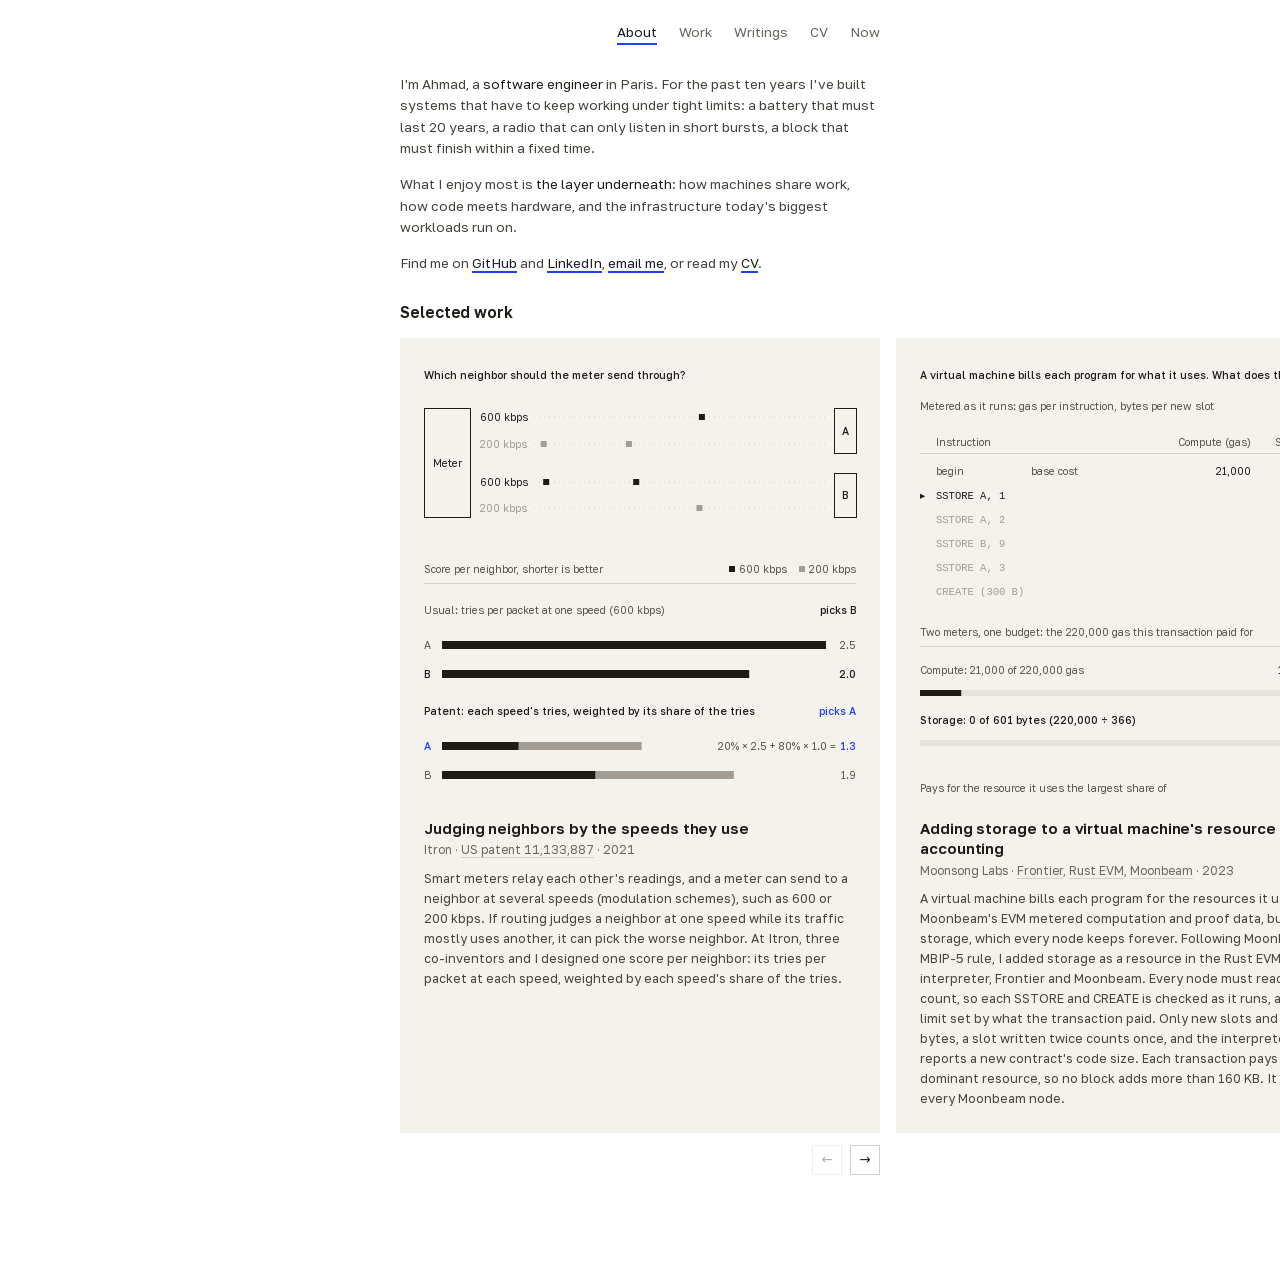
<file: index.html>
<!doctype html>
<html lang="en">
<head>
    <meta charset="utf-8">
    <meta name="viewport" content="width=device-width, initial-scale=1">
    <title>Ahmad Kaouk</title>
    <meta name="description" content="Software engineer in Paris building distributed systems and low-level software, mostly in Rust and C++.">
    <meta name="color-scheme" content="light">
    <meta name="theme-color" content="#ffffff">
    <link rel="canonical" href="https://ahmadkaouk.com/">

    <meta property="og:type" content="website">
    <meta property="og:title" content="Ahmad Kaouk">
    <meta property="og:description" content="Software engineer in Paris building distributed systems and low-level software.">
    <meta property="og:url" content="https://ahmadkaouk.com/">
    <meta name="twitter:card" content="summary">

    <link rel="preload" href="/assets/fonts/golos-text-variable.woff2" as="font" type="font/woff2" crossorigin>
    <link rel="stylesheet" href="style.css">
    <script src="viz.js" defer></script>
    <script src="https://cloud.umami.is/script.js" data-website-id="b6c5f978-f333-42b8-95bb-e8717bc152d0" data-domains="ahmadkaouk.com" defer></script>
</head>
<body>
    <header class="top">
        <div class="top-inner">
            <nav class="nav" aria-label="Sections">
                <a href="./" aria-current="page">About</a>
                <a href="work.html">Work</a>
                <a href="writings.html">Writings</a>
                <a href="/assets/ahmad-kaouk-cv.pdf" data-umami-event="cv">CV</a>
                <a href="now.html">Now</a>
            </nav>
        </div>
    </header>

    <main class="page">
        <h1 class="sr-only">Ahmad Kaouk</h1>
        <section class="intro" id="about" aria-label="About">
            <div class="lead">
                <p>I'm Ahmad, a <span class="ink">software engineer</span> in Paris. For the past ten years I've built systems that have to keep working under tight limits: a battery that must last 20 years, a radio that can only listen in short bursts, a block that must finish within a fixed time.</p>
                <p>What I enjoy most is <span class="ink">the layer underneath</span>: how machines share work, how code meets hardware, and the infrastructure today's biggest workloads run on.</p>
                <p>Find me on <a href="https://github.com/ahmadkaouk" data-umami-event="github">GitHub</a> and <a href="https://www.linkedin.com/in/ahmad-kaouk/" data-umami-event="linkedin">LinkedIn</a>, <a href="mailto:ahmadkaouk.93@gmail.com" data-umami-event="email">email me</a>, or read my <a href="/assets/ahmad-kaouk-cv.pdf" data-umami-event="cv">CV</a>.</p>
            </div>
        </section>

        <section id="work" aria-labelledby="work-title">
            <h2 id="work-title">Selected work</h2>
            <div class="pieces" tabindex="0" aria-label="Selected work, scrolls sideways">

            <article class="piece wide" id="work-linkq">
                <canvas id="linkq" role="img" aria-label="Which neighbor should the meter send through? The meter has links to neighbors A and B, each carrying packets at 600 kbps and 200 kbps; lost packets are marked and sent again. Most of A's packets go at 200 kbps and get through first time; B's are split between the two speeds. A bar chart of each neighbor's score, shorter is better: the usual way, tries per packet at one speed (600 kbps), gives A 2.5 and B 2.0, so it picks B. The patented way weights each speed's tries by its share of the tries: A scores 20% times 2.5 plus 80% times 1.0, which is 1.3, and B 1.9, so it picks A."></canvas>
                <div class="piece-text">
                    <div class="line"><h3 class="name">Judging neighbors by the speeds they use</h3><span class="meta">Itron · <a href="https://patents.google.com/patent/US11133887B2/en">US patent 11,133,887</a> · 2021</span></div>
                    <p>Smart meters relay each other's readings, and a meter can send to a neighbor at several speeds (modulation schemes), such as 600 or 200 kbps. If routing judges a neighbor at one speed while its traffic mostly uses another, it can pick the worse neighbor. At Itron, three co-inventors and I designed one score per neighbor: its tries per packet at each speed, weighted by each speed's share of the tries.</p>
                </div>
            </article>

            <article class="piece wide" id="work-storage">
                <canvas id="storage" role="img" aria-label="A virtual machine bills each program for what it uses. What does this one use? It is metered as it runs, identically on every node: gas for each instruction, bytes for each new slot or contract. The instructions, with compute in gas and storage in bytes: begin the transaction, 21,000 gas; SSTORE A, 1 writes a new slot, 22,100 gas and 116 bytes; SSTORE A, 2 writes A again, 100 gas and no new bytes, already counted; SSTORE B, 9 writes B, which existed, 5,000 gas and no new bytes; SSTORE A, 3, 100 gas; CREATE with 300 bytes of code, 92,000 gas and 412 bytes with its metadata. Two meters share one budget, the 220,000 gas paid: compute used 140,300 of 220,000 gas, 64% of its limit; storage used 528 of 601 bytes, 88% of its limit. The transaction pays for its dominant resource, storage: 528 bytes times 366 is 193,248 gas, not 140,300. Click to replay."></canvas>
                <div class="piece-text">
                    <div class="line"><h3 class="name">Adding storage to a virtual machine's resource accounting</h3><span class="meta">Moonsong Labs · <a href="https://github.com/polkadot-evm/frontier/pull/1142">Frontier</a>, <a href="https://github.com/rust-ethereum/evm/pull/173">Rust EVM</a>, <a href="https://github.com/moonbeam-foundation/moonbeam/pull/2452">Moonbeam</a> · 2023</span></div>
                    <p>A virtual machine bills each program for the resources it uses. Moonbeam's EVM metered computation and proof data, but not storage, which every node keeps forever. Following Moonbeam's MBIP-5 rule, I added storage as a resource in the Rust EVM interpreter, Frontier and Moonbeam. Every node must reach the same count, so each SSTORE and CREATE is checked as it runs, against a limit set by what the transaction paid. Only new slots and code add bytes, a slot written twice counts once, and the interpreter now reports a new contract's code size. Each transaction pays for its dominant resource, so no block adds more than 160 KB. It runs on every Moonbeam node.</p>
                </div>
            </article>

            <article class="piece wide" id="work-battery">
                <canvas id="battery" role="img" aria-label="How a meter on a 20-year battery still passes its readings along. Rows show the route from a meter through two battery-powered relays to a mains-powered collector that always listens, over 12 seconds. Battery radios sleep and wake briefly to listen on a schedule; a reading waits until the next hop listens, goes out on that window's radio channel, and if the frame is lost it is retried at the following window. Below, three wake intervals compared, assuming nothing is lost: waking every 0.25 seconds means listening 4% of the time with an average delay of 0.25 seconds; every second, 1% and 1 second; every 4 seconds, 0.25% and 4 seconds. Click an interval, or use the up and down arrow keys, to show it."></canvas>
                <div class="piece-text">
                    <div class="line"><h3 class="name">Make it last 20 years</h3><span class="meta">Itron · 2018–2020</span></div>
                    <p>Battery-powered meters, like water and gas meters, have to run for 20 years on one battery, so their radio sleeps almost all the time and wakes only for short, scheduled listening windows. At Itron I developed, in C++, the firmware's RPL routing and parent selection, frequency hopping, retransmissions, and the scheduled wake-ups and receive windows that keep idle listening low.</p>
                </div>
            </article>

            <article class="piece wide" id="work-qam">
                <canvas id="speeds" role="img" aria-label="Which speed should the meter send at? A meter sends to a neighbor on a 25 kbps lane, its preferred speed; at 25 kbps the same reading spends 24 times as long on air as at 600 kbps. The estimated signal margin at 600 kbps starts below what that speed needs, so there are no tests. As the signal improves, the meter tests 600 kbps on 1% of packets per dB of margin: an early test is lost, a later one gets through, the meter keeps using 600 kbps while its packets arrive, and it becomes the preferred speed. A chart of the speed in use over time shows the usual rule staying at 25 kbps, while the patent's rule moves up to 600 kbps."></canvas>
                <div class="piece-text">
                    <div class="line"><h3 class="name">Trying faster speeds now and then</h3><span class="meta">Itron · <a href="https://patents.google.com/patent/US10833910B1/en">US patent 10,833,910</a> · 2020</span></div>
                    <p>A meter's radio sends at the speed that has worked best so far. Once one speed is preferred, the faster ones stop being tried, so the radio may never learn that one would now work. Six co-inventors and I patented the fix: send an occasional real packet at a faster speed, more often when the signal seems to have room to spare, and keep using that speed while its packets get through. At a faster speed, each reading spends less time on air.</p>
                </div>
            </article>

            <article class="piece wide" id="work-diffusion">
                <canvas id="diffusion" role="img" aria-label="Who should get the restaurant offer first? The same crowd of phones twice, each phone shaded by how interested its owner is in the offer. On the left, the usual rule picks the three best-connected phones, which sit in a busy crowd that mostly does not care: the offer reaches 5 of 17 interested people. On the right, the paper's rule picks the phones whose neighbors care most: the offer reaches 11 of 17. Below, the paper's simulation results for the share of users' interest reached: in a dense crowd, 57% for the best-connected phones and 66% for the paper's rule; on city streets, 41% and 52%. Click to replay."></canvas>
                <div class="piece-text">
                    <div class="line"><h3 class="name">Picking who spreads an offer</h3><span class="meta">IRIT, Toulouse · <a href="https://ieeexplore.ieee.org/document/7925787">IEEE WCNC 2017</a></span></div>
                    <p>A server can spread an offer cheaply by sending it to a few seed phones, which pass it to phones nearby over Wi-Fi. Picking the best-connected phones, the usual choice, reaches many people who don't care. In my master's research I modelled who cares about each topic on top of who is in radio range, and compared seed picks in simulation: phones whose neighbors care most reached 9 to 11 percentage points more of users' interest. It became a paper with my supervisors.</p>
                </div>
            </article>
            </div>
            <div class="scroller-nav" aria-label="Scroll work">
                <button type="button" data-dir="-1" aria-label="Previous">←</button>
                <button type="button" data-dir="1" aria-label="Next">→</button>
            </div>
        </section>
    </main>
</body>
</html>
</file>
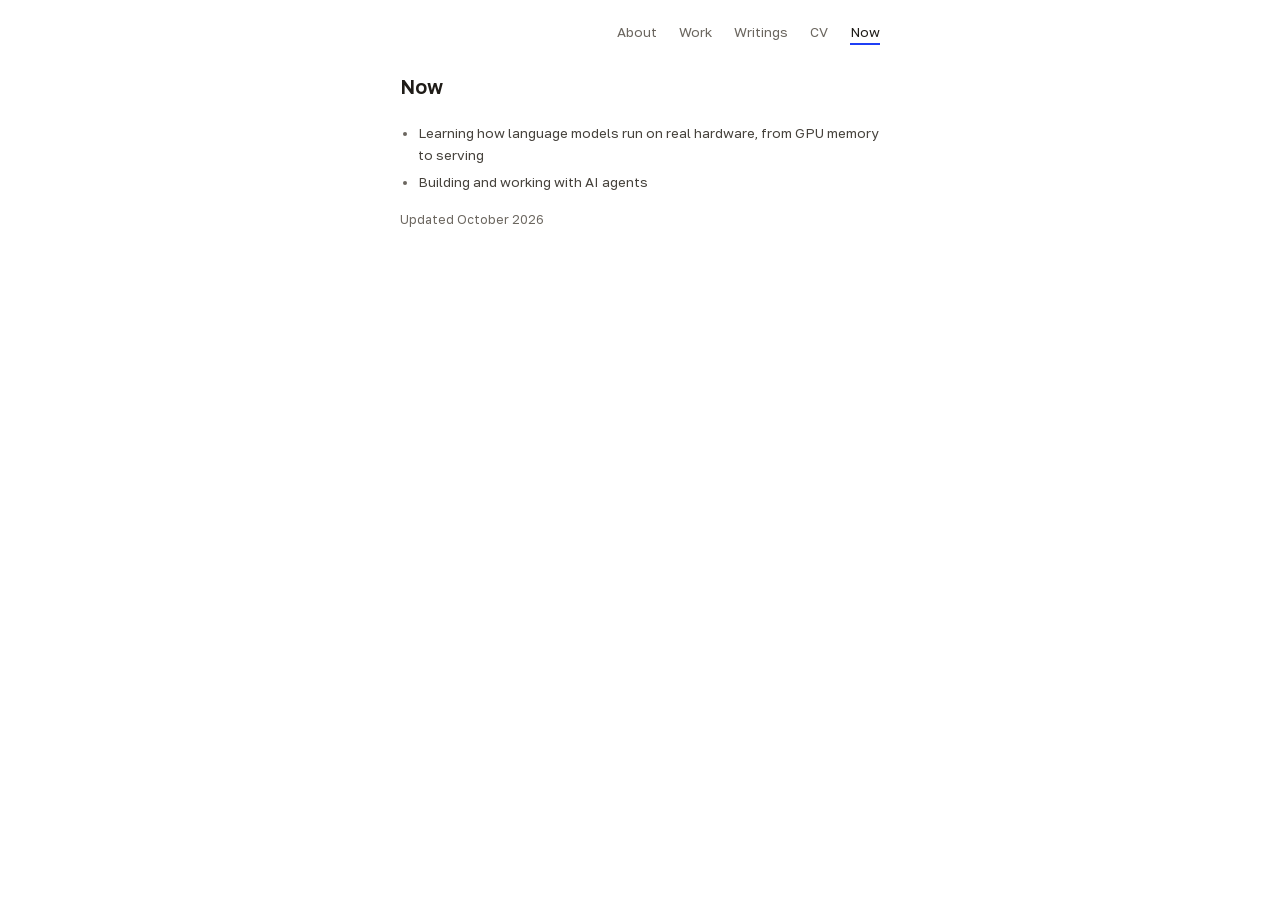
<file: now.html>
<!doctype html>
<html lang="en">
<head>
    <meta charset="utf-8">
    <meta name="viewport" content="width=device-width, initial-scale=1">
    <title>Now · Ahmad Kaouk</title>
    <meta name="description" content="What Ahmad Kaouk is working on now.">
    <meta name="color-scheme" content="light">
    <meta name="theme-color" content="#ffffff">
    <link rel="canonical" href="https://ahmadkaouk.com/now">

    <meta property="og:type" content="website">
    <meta property="og:title" content="Now · Ahmad Kaouk">
    <meta property="og:url" content="https://ahmadkaouk.com/now">
    <meta name="twitter:card" content="summary">

    <link rel="preload" href="/assets/fonts/golos-text-variable.woff2" as="font" type="font/woff2" crossorigin>
    <link rel="stylesheet" href="style.css">
    <script src="viz.js" defer></script>
    <script src="https://cloud.umami.is/script.js" data-website-id="b6c5f978-f333-42b8-95bb-e8717bc152d0" data-domains="ahmadkaouk.com" defer></script>
</head>
<body>
    <header class="top">
        <div class="top-inner">
            <nav class="nav" aria-label="Sections">
                <a href="./">About</a>
                <a href="work.html">Work</a>
                <a href="writings.html">Writings</a>
                <a href="/assets/ahmad-kaouk-cv.pdf" data-umami-event="cv">CV</a>
                <a href="now.html" aria-current="page">Now</a>
            </nav>
        </div>
    </header>

    <main class="page">
        <h1 class="page-title">Now</h1>

        <section class="now" aria-label="Now">
            <ul>
                <li>Learning how language models run on real hardware, from GPU memory to serving</li>
                <li>Building and working with AI agents</li>
            </ul>
            <p class="facts">Updated October 2026</p>
        </section>
    </main>
</body>
</html>
</file>
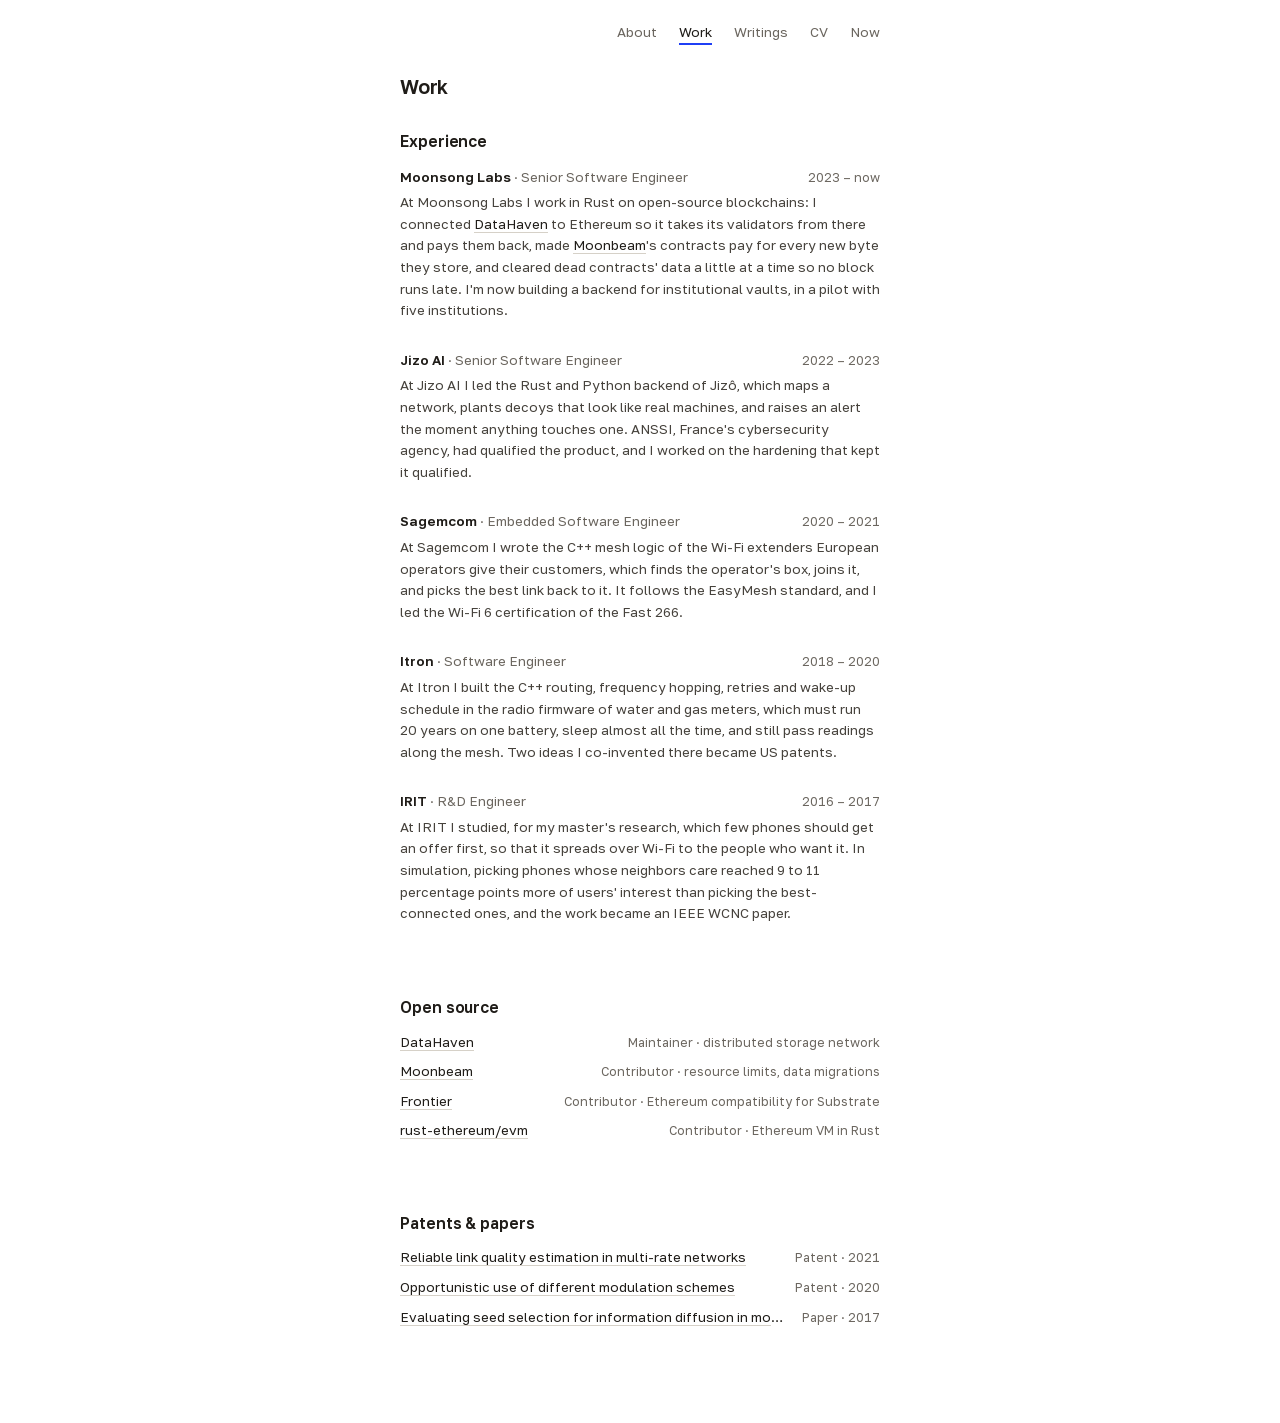
<file: work.html>
<!doctype html>
<html lang="en">
<head>
    <meta charset="utf-8">
    <meta name="viewport" content="width=device-width, initial-scale=1">
    <title>Work · Ahmad Kaouk</title>
    <meta name="description" content="Where Ahmad Kaouk has worked, his open source work, and his patents and papers: blockchain infrastructure, intrusion detection, mesh Wi-Fi, smart meter firmware and network research.">
    <meta name="color-scheme" content="light">
    <meta name="theme-color" content="#ffffff">
    <link rel="canonical" href="https://ahmadkaouk.com/work">

    <meta property="og:type" content="website">
    <meta property="og:title" content="Work · Ahmad Kaouk">
    <meta property="og:url" content="https://ahmadkaouk.com/work">
    <meta name="twitter:card" content="summary">

    <link rel="preload" href="/assets/fonts/golos-text-variable.woff2" as="font" type="font/woff2" crossorigin>
    <link rel="stylesheet" href="style.css">
    <script src="viz.js" defer></script>
    <script src="https://cloud.umami.is/script.js" data-website-id="b6c5f978-f333-42b8-95bb-e8717bc152d0" data-domains="ahmadkaouk.com" defer></script>
</head>
<body>
    <header class="top">
        <div class="top-inner">
            <nav class="nav" aria-label="Sections">
                <a href="./">About</a>
                <a href="work.html" aria-current="page">Work</a>
                <a href="writings.html">Writings</a>
                <a href="/assets/ahmad-kaouk-cv.pdf" data-umami-event="cv">CV</a>
                <a href="now.html">Now</a>
            </nav>
        </div>
    </header>

    <main class="page">
        <h1 class="page-title">Work</h1>

        <section aria-labelledby="experience-title">
            <h2 id="experience-title">Experience</h2>
            <ul class="jobs">
                <li>
                    <div class="line"><span class="name">Moonsong Labs <span class="dim">· Senior Software Engineer</span></span><span class="meta">2023 – now</span></div>
                    <p>At Moonsong Labs I work in Rust on open-source blockchains: I connected <a href="https://github.com/datahaven-xyz/datahaven">DataHaven</a> to Ethereum so it takes its validators from there and pays them back, made <a href="https://github.com/moonbeam-foundation/moonbeam">Moonbeam</a>'s contracts pay for every new byte they store, and cleared dead contracts' data a little at a time so no block runs late. I'm now building a backend for institutional vaults, in a pilot with five institutions.</p>
                </li>
                <li>
                    <div class="line"><span class="name">Jizo AI <span class="dim">· Senior Software Engineer</span></span><span class="meta">2022 – 2023</span></div>
                    <p>At Jizo AI I led the Rust and Python backend of Jizô, which maps a network, plants decoys that look like real machines, and raises an alert the moment anything touches one. ANSSI, France's cybersecurity agency, had qualified the product, and I worked on the hardening that kept it qualified.</p>
                </li>
                <li>
                    <div class="line"><span class="name">Sagemcom <span class="dim">· Embedded Software Engineer</span></span><span class="meta">2020 – 2021</span></div>
                    <p>At Sagemcom I wrote the C++ mesh logic of the Wi-Fi extenders European operators give their customers, which finds the operator's box, joins it, and picks the best link back to it. It follows the EasyMesh standard, and I led the Wi-Fi&nbsp;6 certification of the Fast&nbsp;266.</p>
                </li>
                <li>
                    <div class="line"><span class="name">Itron <span class="dim">· Software Engineer</span></span><span class="meta">2018 – 2020</span></div>
                    <p>At Itron I built the C++ routing, frequency hopping, retries and wake-up schedule in the radio firmware of water and gas meters, which must run 20 years on one battery, sleep almost all the time, and still pass readings along the mesh. Two ideas I co-invented there became US patents.</p>
                </li>
                <li>
                    <div class="line"><span class="name">IRIT <span class="dim">· R&amp;D Engineer</span></span><span class="meta">2016 – 2017</span></div>
                    <p>At IRIT I studied, for my master's research, which few phones should get an offer first, so that it spreads over Wi-Fi to the people who want it. In simulation, picking phones whose neighbors care reached 9 to 11 percentage points more of users' interest than picking the best-connected ones, and the work became an IEEE WCNC paper.</p>
                </li>
            </ul>
        </section>

        <section aria-labelledby="open-source-title">
            <h2 id="open-source-title">Open source</h2>
            <ul class="entries rows">
                <li class="line"><a class="name" href="https://github.com/datahaven-xyz/datahaven">DataHaven</a><span class="meta">Maintainer · distributed storage network</span></li>
                <li class="line"><a class="name" href="https://github.com/moonbeam-foundation/moonbeam">Moonbeam</a><span class="meta">Contributor · resource limits, data migrations</span></li>
                <li class="line"><a class="name" href="https://github.com/polkadot-evm/frontier">Frontier</a><span class="meta">Contributor · Ethereum compatibility for Substrate</span></li>
                <li class="line"><a class="name" href="https://github.com/rust-ethereum/evm">rust-ethereum/evm</a><span class="meta">Contributor · Ethereum VM in Rust</span></li>
            </ul>
        </section>

        <section aria-labelledby="papers-title">
            <h2 id="papers-title">Patents &amp; papers</h2>
            <ul class="entries rows">
                <li class="line"><a class="name" href="https://patents.google.com/patent/US11133887B2/en">Reliable link quality estimation in multi-rate networks</a><span class="meta">Patent · 2021</span></li>
                <li class="line"><a class="name" href="https://patents.google.com/patent/US10833910B1/en">Opportunistic use of different modulation schemes</a><span class="meta">Patent · 2020</span></li>
                <li class="line"><a class="name" href="https://ieeexplore.ieee.org/document/7925787" title="Evaluating Seed Selection for Information Diffusion in Mobile Social Networks">Evaluating seed selection for information diffusion in mobile social networks</a><span class="meta">Paper · 2017</span></li>
            </ul>
        </section>
    </main>
</body>
</html>
</file>
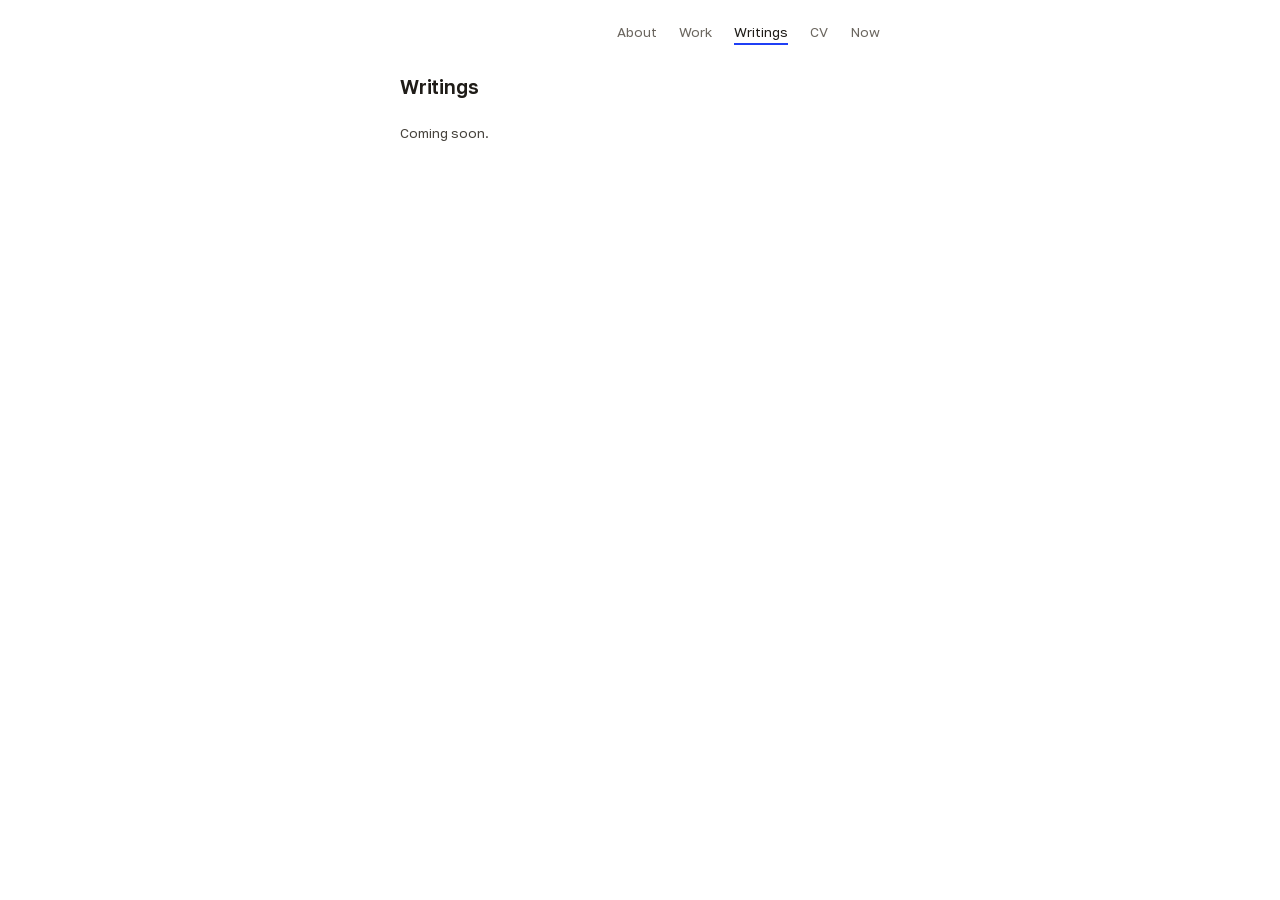
<file: writings.html>
<!doctype html>
<html lang="en">
<head>
    <meta charset="utf-8">
    <meta name="viewport" content="width=device-width, initial-scale=1">
    <title>Writings · Ahmad Kaouk</title>
    <meta name="description" content="Writing by Ahmad Kaouk. Coming soon.">
    <meta name="color-scheme" content="light">
    <meta name="theme-color" content="#ffffff">
    <link rel="canonical" href="https://ahmadkaouk.com/writings">

    <meta property="og:type" content="website">
    <meta property="og:title" content="Writings · Ahmad Kaouk">
    <meta property="og:url" content="https://ahmadkaouk.com/writings">
    <meta name="twitter:card" content="summary">

    <link rel="preload" href="/assets/fonts/golos-text-variable.woff2" as="font" type="font/woff2" crossorigin>
    <link rel="stylesheet" href="style.css">
    <script src="viz.js" defer></script>
    <script src="https://cloud.umami.is/script.js" data-website-id="b6c5f978-f333-42b8-95bb-e8717bc152d0" data-domains="ahmadkaouk.com" defer></script>
</head>
<body>
    <header class="top">
        <div class="top-inner">
            <nav class="nav" aria-label="Sections">
                <a href="./">About</a>
                <a href="work.html">Work</a>
                <a href="writings.html" aria-current="page">Writings</a>
                <a href="/assets/ahmad-kaouk-cv.pdf" data-umami-event="cv">CV</a>
                <a href="now.html">Now</a>
            </nav>
        </div>
    </header>

    <main class="page">
        <h1 class="page-title">Writings</h1>

        <section class="now" aria-label="Writings">
            <p>Coming soon.</p>
        </section>
    </main>
</body>
</html>
</file>
<file: style.css>
@font-face {
    font-family: "Golos Text";
    font-style: normal;
    font-weight: 400 900;
    font-display: swap;
    src: url("/assets/fonts/golos-text-variable.woff2") format("woff2");
}

:root {
    --sans: "Golos Text", ui-sans-serif, system-ui, sans-serif;
    --bg: #ffffff;
    --ink: #1f1c18;
    --text: #2b2723;
    --body: #46423c;
    --dim: #57534e;
    --meta: #6b665f;
    --line: #d6d1c8;
    --mid: #a39d93;
    --leader: #e7e3db;
    --card: #f4f2ed;
    --accent: #1f3ff5;
    --small: 12.5px;
    color-scheme: light;
}

* { box-sizing: border-box; }
h1, h2, h3, p, ul, figure { margin: 0; padding: 0; font-size: inherit; font-weight: inherit; }
ul { list-style: none; }

/* The work row bleeds out to the window's edge with 100vw, which counts a visible scrollbar: clip the overshoot so the
   page itself never scrolls sideways */
html { background: var(--bg); scroll-behavior: smooth; overflow-x: clip; }
section[id], article[id] { scroll-margin-top: 64px; }
body {
    margin: 0;
    background: var(--bg);
    color: var(--text);
    font: 400 13.5px/1.6 var(--sans);
}

a {
    color: inherit;
    text-decoration: underline;
    text-decoration-color: var(--line);
    text-decoration-thickness: 1px;
    text-underline-offset: 3px;
    transition: color 150ms, text-decoration-color 150ms;
}
a:hover { color: var(--ink); text-decoration-color: var(--accent); }
:focus-visible { outline: 2px solid var(--accent); outline-offset: 2px; }
::selection { background: #d6ddff; color: var(--ink); }

/* Top bar: section links, aligned right */
.top {
    position: sticky;
    top: 0;
    z-index: 2;
    background: color-mix(in srgb, var(--bg) 90%, transparent);
    -webkit-backdrop-filter: blur(10px);
    backdrop-filter: blur(10px);
}
.top-inner {
    display: flex;
    justify-content: flex-end;
    width: min(480px, 100% - 40px);
    margin-inline: auto;
    padding: 22px 0 14px;
}
.nav { display: flex; gap: 22px; }
.nav a { color: var(--meta); text-decoration: none; }
.nav a:hover { color: var(--ink); }
.nav a[aria-current] {
    color: var(--ink);
    text-decoration: underline;
    text-decoration-color: var(--accent);
    text-decoration-thickness: 1.5px;
    text-underline-offset: 6px;
}

/* One centered column of content */
.page {
    width: min(480px, 100% - 40px);
    margin-inline: auto;
    padding-top: 16px;
    padding-bottom: 96px;
    --bleed: max(20px, (100vw - 480px) / 2);
}

.sr-only {
    position: absolute;
    width: 1px;
    height: 1px;
    overflow: hidden;
    clip-path: inset(50%);
    white-space: nowrap;
}

/* Contact links in the intro: a firmer underline in the accent */
.lead a { text-decoration-color: var(--accent); text-decoration-thickness: 2px; }
.lead a:hover { color: var(--accent); }

/* Text: reading paragraphs in the body grey, so titles, names and links in the ink color stand out */
.lead p, .piece-text p, .now p:not(.facts) {
    font-size: 13.5px;
    line-height: 1.6;
    color: var(--body);
}
.lead p a, .piece-text p a, .jobs p a { color: var(--ink); }
.lead p + p { margin-top: 14px; }
.intro + section h2 { margin-top: 28px; }
.lead p, .piece-text p, .now p, .jobs p:not(.facts) { text-wrap: pretty; }
.ink { color: var(--ink); }

/* Lists */
h2 { margin: 72px 0 14px; color: var(--ink); font-size: 15.5px; font-weight: 600; letter-spacing: -0.005em; line-height: 1.4; text-wrap: balance; }
.entries { line-height: 1.45; }
.entries li + li { margin-top: 14px; }
.writings .sub { display: block; margin-top: 2px; font-size: var(--small); color: var(--meta); }
.now p { max-width: 60ch; }
.now ul { max-width: 60ch; padding-left: 18px; list-style: disc; }
.now li { font-size: 13.5px; line-height: 1.6; color: var(--body); text-wrap: pretty; }
.now li::marker { color: var(--meta); }
.now li + li { margin-top: 6px; }
.now .facts { margin-top: 6px; font-size: var(--small); color: var(--meta); }
.now ul + .facts { margin-top: 16px; }
.line { display: flex; justify-content: space-between; align-items: baseline; gap: 16px; }
.name { color: var(--ink); }
.meta { color: var(--meta); font-size: var(--small); white-space: nowrap; font-variant-numeric: tabular-nums; }
.meta a { text-decoration-color: var(--line); }

/* Work: the pieces sit in one row that scrolls sideways and runs out to the right edge of the window */
.pieces {
    display: flex;
    gap: 16px;
    margin-right: calc(-1 * var(--bleed));
    padding-right: var(--bleed);
    overflow-x: auto;
    overscroll-behavior-x: contain;
    scroll-snap-type: x mandatory;
    scrollbar-width: none;
}
.pieces::-webkit-scrollbar { display: none; }
.pieces:focus-visible { outline-offset: 4px; }
.piece { flex: 0 0 min(400px, 86%); scroll-snap-align: start; }
/* A piece that needs more room for its figure: as wide as the text column, and taller than it is wide. Sized from
   the viewport, since the row runs past the column, so a phone always shows about 40px of the next piece */
.piece.wide { flex-basis: min(480px, 100vw - 76px); }
.scroller-nav { display: flex; justify-content: flex-end; gap: 8px; margin-top: 12px; }
.scroller-nav button {
    width: 30px;
    height: 30px;
    border: 1px solid var(--line);
    background: var(--bg);
    color: var(--ink);
    font: inherit;
    cursor: pointer;
    transition: border-color 150ms, opacity 150ms;
}
.scroller-nav button:hover { border-color: var(--ink); }
.scroller-nav button:disabled { opacity: 0.35; cursor: default; border-color: var(--line); }
.piece { display: flex; flex-direction: column; background: var(--card); overflow: hidden; }
.piece canvas { display: block; width: 100%; aspect-ratio: 4 / 3; min-height: 260px; cursor: pointer; touch-action: manipulation; }
.piece canvas[data-drag] { touch-action: pan-y; }
.piece.wide canvas { aspect-ratio: 1 / 1; min-height: 360px; }
.piece canvas:focus-visible { outline-offset: -3px; }
/* The text lines up with the figure's own 24px margin: a larger title, then a smaller description */
.piece-text { padding: 0 24px 24px; line-height: 1.45; }
.piece h3 { color: var(--ink); font-size: 15px; font-weight: 600; letter-spacing: -0.005em; line-height: 1.35; }
.piece .meta { margin-top: 3px; font-size: 12px; white-space: normal; }
.piece-text p { margin-top: 10px; font-size: 12.5px; line-height: 1.6; }
.piece .line { flex-direction: column; gap: 0; }

/* Work page: three plain sections. Each job is a line (company and role, years on the right), a short
   paragraph and its tools; open source and papers are one line each, cut short with an ellipsis if needed */
.page-title { color: var(--ink); font-size: 19.5px; font-weight: 600; letter-spacing: -0.01em; line-height: 1.3; }
.page-title + section h2 { margin-top: 32px; }
.page-title + .entries, .page-title + .now { margin-top: 24px; }
.jobs > li + li { margin-top: 28px; }
.jobs p { margin-top: 4px; color: var(--body); line-height: 1.6; text-wrap: pretty; }
.jobs .name { font-weight: 600; }
.jobs .name .dim { font-weight: 400; }
.jobs .facts { margin-top: 4px; font-size: var(--small); color: var(--meta); }
.rows li + li { margin-top: 10px; }
.rows .name { min-width: 0; overflow: hidden; text-overflow: ellipsis; white-space: nowrap; }
.dim { color: var(--meta); }


@media (max-width: 480px) {
    .top-inner { padding: 16px 0 12px; }
    .nav { gap: 18px; }
    .page { padding-top: 12px; }
    .meta { white-space: normal; text-align: right; }
    .entries .line { flex-wrap: wrap; row-gap: 0; }
    .entries .meta { flex-basis: 100%; text-align: left; }
    .rows .name { white-space: normal; }
    .rows .line, .jobs .line { flex-wrap: wrap; row-gap: 0; }
    .rows .meta, .jobs .meta { flex-basis: 100%; text-align: left; }
}

@media (prefers-reduced-motion: reduce) {
    html { scroll-behavior: auto; }
    a { transition: none; }
}
</file>
